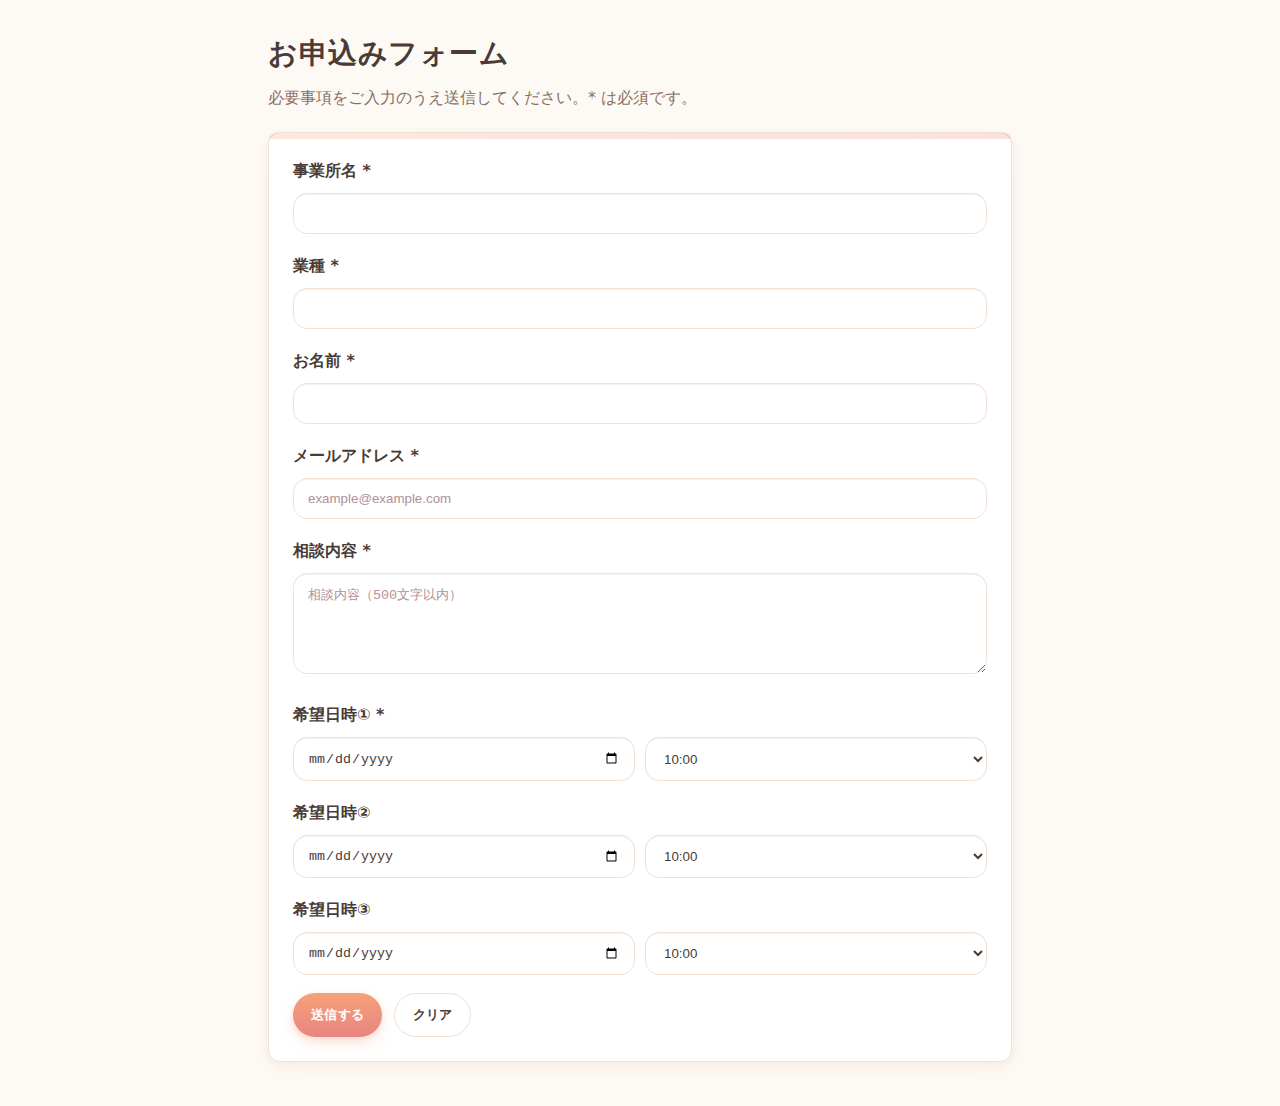
<file: index.html>
<!DOCTYPE html>
<html lang="ja">
  <head>
    <meta charset="utf-8" />
    <meta name="viewport" content="width=device-width, initial-scale=1" />
    <title>アンケート</title>
    <link rel="stylesheet" href="./styles.css" />
    <script>
      // Fallback config for file:// or when config.json is not reachable
      window.CONFIG = {
        siteName: "お申込みフォーム",
        SUCCESS_MESSAGE: "お申込みありがとうございました。日程についてはこちらからご連絡差し上げます。少々お待ちください。",
        gasEndpoint: "",
        token: "",
        form: {
          title: "お申込みフォーム",
          description: "必要事項をご入力のうえ送信してください。* は必須です。",
          successMessage: "お申込みありがとうございました。日程についてはこちらからご連絡差し上げます。少々お待ちください。",
          fieldsString: "事業所名、業種、お名前, メールアドレス, 相談内容、希望日時、希望日時、希望日時"
        }
      };
    </script>
  </head>
  <body>
    <main class="container" aria-live="polite">
      <header class="header">
        <h1 id="siteTitle">アンケート</h1>
        <p id="formDescription" class="muted"></p>
      </header>

      <section id="formRoot" class="card" aria-busy="true">
        <div class="loading">設定を読み込んでいます...</div>
      </section>

      <section id="status" class="status" aria-live="polite" aria-atomic="true"></section>
    </main>

    <script src="./app.js" defer></script>
  </body>
  </html>
</file>
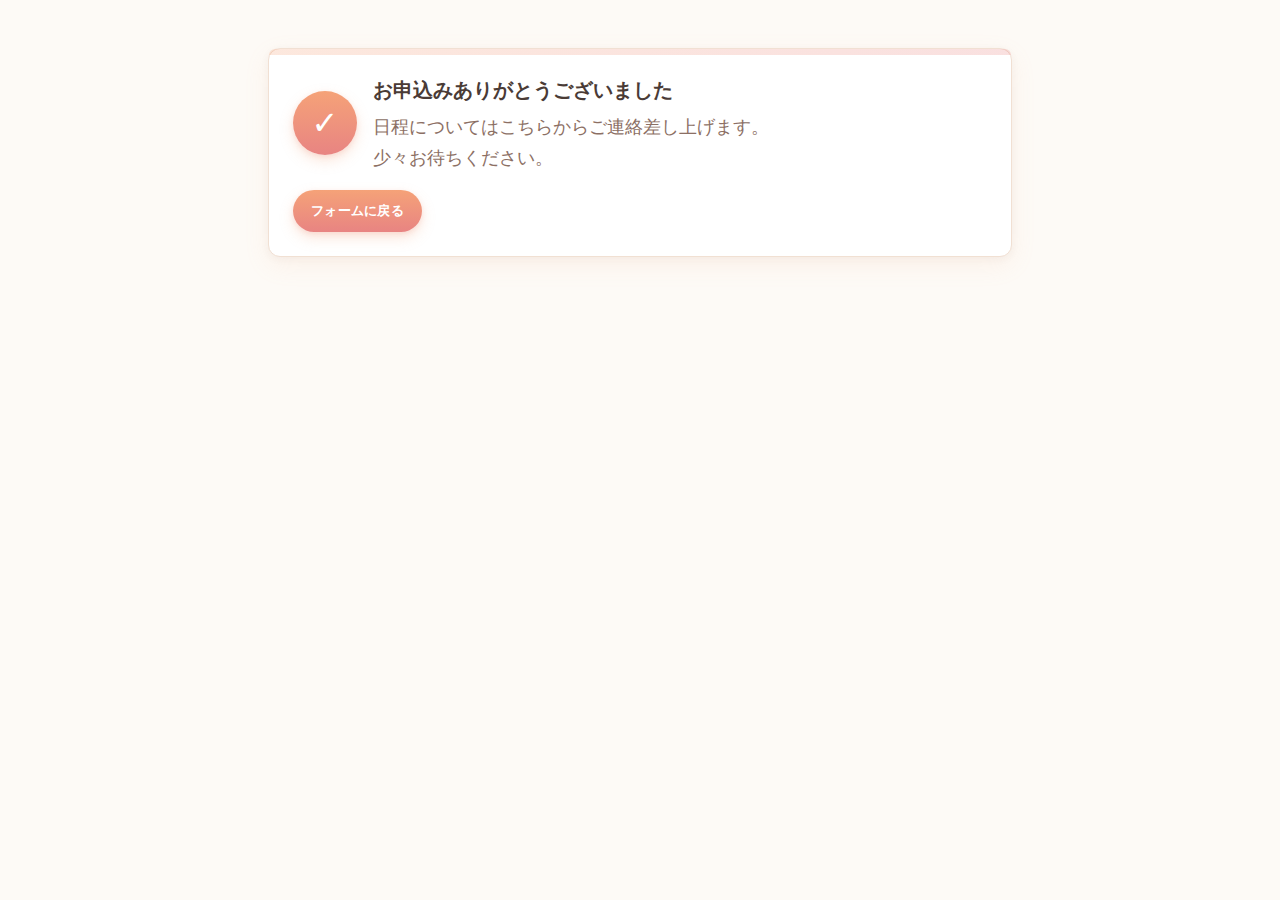
<file: thanks.html>
﻿<!DOCTYPE html>
<html lang="ja">
  <head>
    <meta charset="utf-8" />
    <meta name="viewport" content="width=device-width, initial-scale=1" />
    <title>送信ありがとうございました</title>
    <link rel="stylesheet" href="./styles.css" />
    <style>
      .thank-hero {
        display: flex; align-items: center; gap: 16px; margin-bottom: 8px;
      }
      .stamp {
        width: 64px; height: 64px; border-radius: 50%;
        display: grid; place-items: center; color: #fff;
        background: linear-gradient(180deg, var(--main), var(--accent));
        box-shadow: 0 6px 14px rgba(245,162,120,.25), 0 2px 5px rgba(232,132,130,.18);
      }
      .stamp span { font-size: 32px; line-height: 1; }
      .lead { margin: 0; font-size: 1.1rem; color: var(--muted); }
      .thank-hero h1 { font-size: 1.25rem; }
      .actions { justify-content: flex-start; }
    </style>
  </head>
  <body>
    <main class="container">
      <section class="card">
        <div class="thank-hero">
          <div class="stamp" aria-hidden="true"><span>✓</span></div>
          <div>
            <h1 style="margin:0 0 4px">お申込みありがとうございました</h1>
            <p id="lead" class="lead">日程についてはこちらからご連絡差し上げます。<br>少々お待ちください。</p>
          </div>
        </div>

        <div class="actions" style="margin-top: 16px;">
          <a href="./index.html" class="btn-a primary-as-a" aria-label="フォームに戻る">
            <button class="primary" type="button">フォームに戻る</button>
          </a>
        </div>
      </section>
    </main>

    <script>
      // URLクエリ ?msg=... があれば優先的に表示
      (function(){
        try {
          const params = new URLSearchParams(location.search);
          const msg = params.get('msg');
          if (msg) document.getElementById('lead').textContent = msg;
        } catch (_) {}
      })();
    </script>
  </body>
  </html>
</file>
<file: styles.css>
:root {
  /* Warm palette per request */
  --bg: #fdfaf6;           /* off-white */
  --card: #ffffff;         /* white card */
  --text: #4a3b36;         /* warm deep brown */
  --muted: #8c6f64;        /* muted warm */
  --main: #f5a278;         /* soft orange (main) */
  --accent: #e88482;       /* coral pink (accent) */
  --accent-2: #6fbfa6;     /* mint success */
  --danger: #d6455f;       /* warm red */
  --border: #f1e0d3;       /* light warm border */
  --shadow: 0 8px 24px rgba(248, 177, 141, 0.12), 0 2px 8px rgba(74, 59, 54, 0.05);
}

* { box-sizing: border-box; }
html, body { height: 100%; }
body {
  margin: 0; color: var(--text);
  font-family: system-ui, -apple-system, Segoe UI, Roboto, "Noto Sans JP", sans-serif;
  line-height: 1.75;
  background: var(--bg);
}

.container { max-width: 780px; margin: 0 auto; padding: 28px 18px; }
.header h1 { margin: 0 0 6px; font-size: 1.8rem; letter-spacing: .02em; }
.muted { color: var(--muted); margin: 0; }

.card {
  position: relative;
  background: var(--card);
  border: 1px solid var(--border);
  border-radius: 12px; /* 少し角を丸く */
  padding: 24px; margin-top: 20px;
  box-shadow: var(--shadow);
}
.card::before {
  content: "";
  position: absolute; inset: 0 0 auto 0; height: 6px;
  border-top-left-radius: 12px; border-top-right-radius: 12px;
  background: linear-gradient(90deg, var(--main), var(--accent));
  opacity: 0.25; /* やわらかいアクセント */
}
.card form { display: block; }

.field { margin-bottom: 18px; }
.field label { display: block; margin-bottom: 8px; font-weight: 650; }
.field input[type="text"],
.field input[type="email"],
.field input[type="tel"],
.field input[type="number"],
.field input[type="date"],
.field input[type="datetime-local"],
.field textarea,
.field select {
  width: 100%; padding: 12px 14px; border-radius: 14px; /* 角を丸く */
  border: 1px solid var(--border); background: #fff; color: var(--text);
  box-shadow: inset 0 1px 0 rgba(232, 195, 204, 0.25);
  transition: border-color .18s ease, box-shadow .18s ease, background-color .18s ease, transform .08s ease;
}
.field input::placeholder, .field textarea::placeholder { color: #b48f98; }
.field input:hover, .field textarea:hover, .field select:hover {
  border-color: #f0cbb4;
  background-color: #fff4ee; /* やさしいホバー色 */
}
.field input:focus, .field textarea:focus, .field select:focus {
  outline: none; border-color: var(--accent);
  box-shadow: 0 0 0 4px rgba(232, 132, 130, 0.18);
}
.field:focus-within {
  transition: box-shadow .18s ease;
  box-shadow: 0 4px 20px rgba(245, 162, 120, 0.08);
  border-radius: 12px;
}
.help { color: var(--muted); font-size: .92rem; margin-top: 6px; }
.error { color: var(--danger); font-size: .92rem; margin-top: 8px; }
.group-title { margin-top: 20px; margin-bottom: 6px; font-weight: 700; color: var(--text); }

.actions { display: flex; gap: 12px; margin-top: 14px; }
button { font-weight: 700; }
button.primary {
  background: linear-gradient(180deg, var(--main), var(--accent));
  color: #fff; border: none; border-radius: 999px;
  padding: 12px 18px; cursor: pointer; letter-spacing: .02em;
  box-shadow: 0 6px 14px rgba(245, 162, 120, 0.25), 0 2px 5px rgba(232, 132, 130, 0.18);
  transition: transform .06s ease, filter .18s ease, box-shadow .18s ease;
}
button.primary:hover { filter: brightness(1.03); box-shadow: 0 8px 18px rgba(245, 162, 120, 0.3), 0 3px 6px rgba(232, 132, 130, 0.2); transform: translateY(-1px); }
button.primary:active { transform: translateY(1px); }

button.secondary {
  background: #fff; color: var(--text); border: 1px solid var(--border);
  border-radius: 999px; padding: 12px 18px; cursor: pointer;
}
button.secondary:hover { border-color: #f0cbb4; background-color: #fff4ee; box-shadow: 0 2px 10px rgba(245, 162, 120, 0.18); transform: translateY(-1px); }
button.secondary:active { transform: translateY(1px); }
button[disabled] { opacity: .6; cursor: not-allowed; }

.status { margin-top: 16px; }
.status .ok { color: var(--accent-2); }
.status .ng { color: var(--danger); }

.loading { color: var(--muted); }

/* Radios/checkboxes layout */
.choices { display: grid; gap: 10px; grid-template-columns: repeat(auto-fit, minmax(220px, 1fr)); }
.inline { display: inline-block; margin-right: 12px; }
.choices input { accent-color: var(--accent); }

/* Date + Time (10:00–22:00) group */
.dtgroup { display: grid; grid-template-columns: 1fr 1fr; gap: 10px; }
@media (max-width: 480px) { .dtgroup { grid-template-columns: 1fr; } }

/* Accessibility focus */
input:focus, textarea:focus, select:focus, button:focus { outline: 2px solid transparent; }

/* Small screens */
@media (max-width: 480px) {
  .container { padding: 22px 14px; }
  .header h1 { font-size: 1.6rem; }
}
</file>
